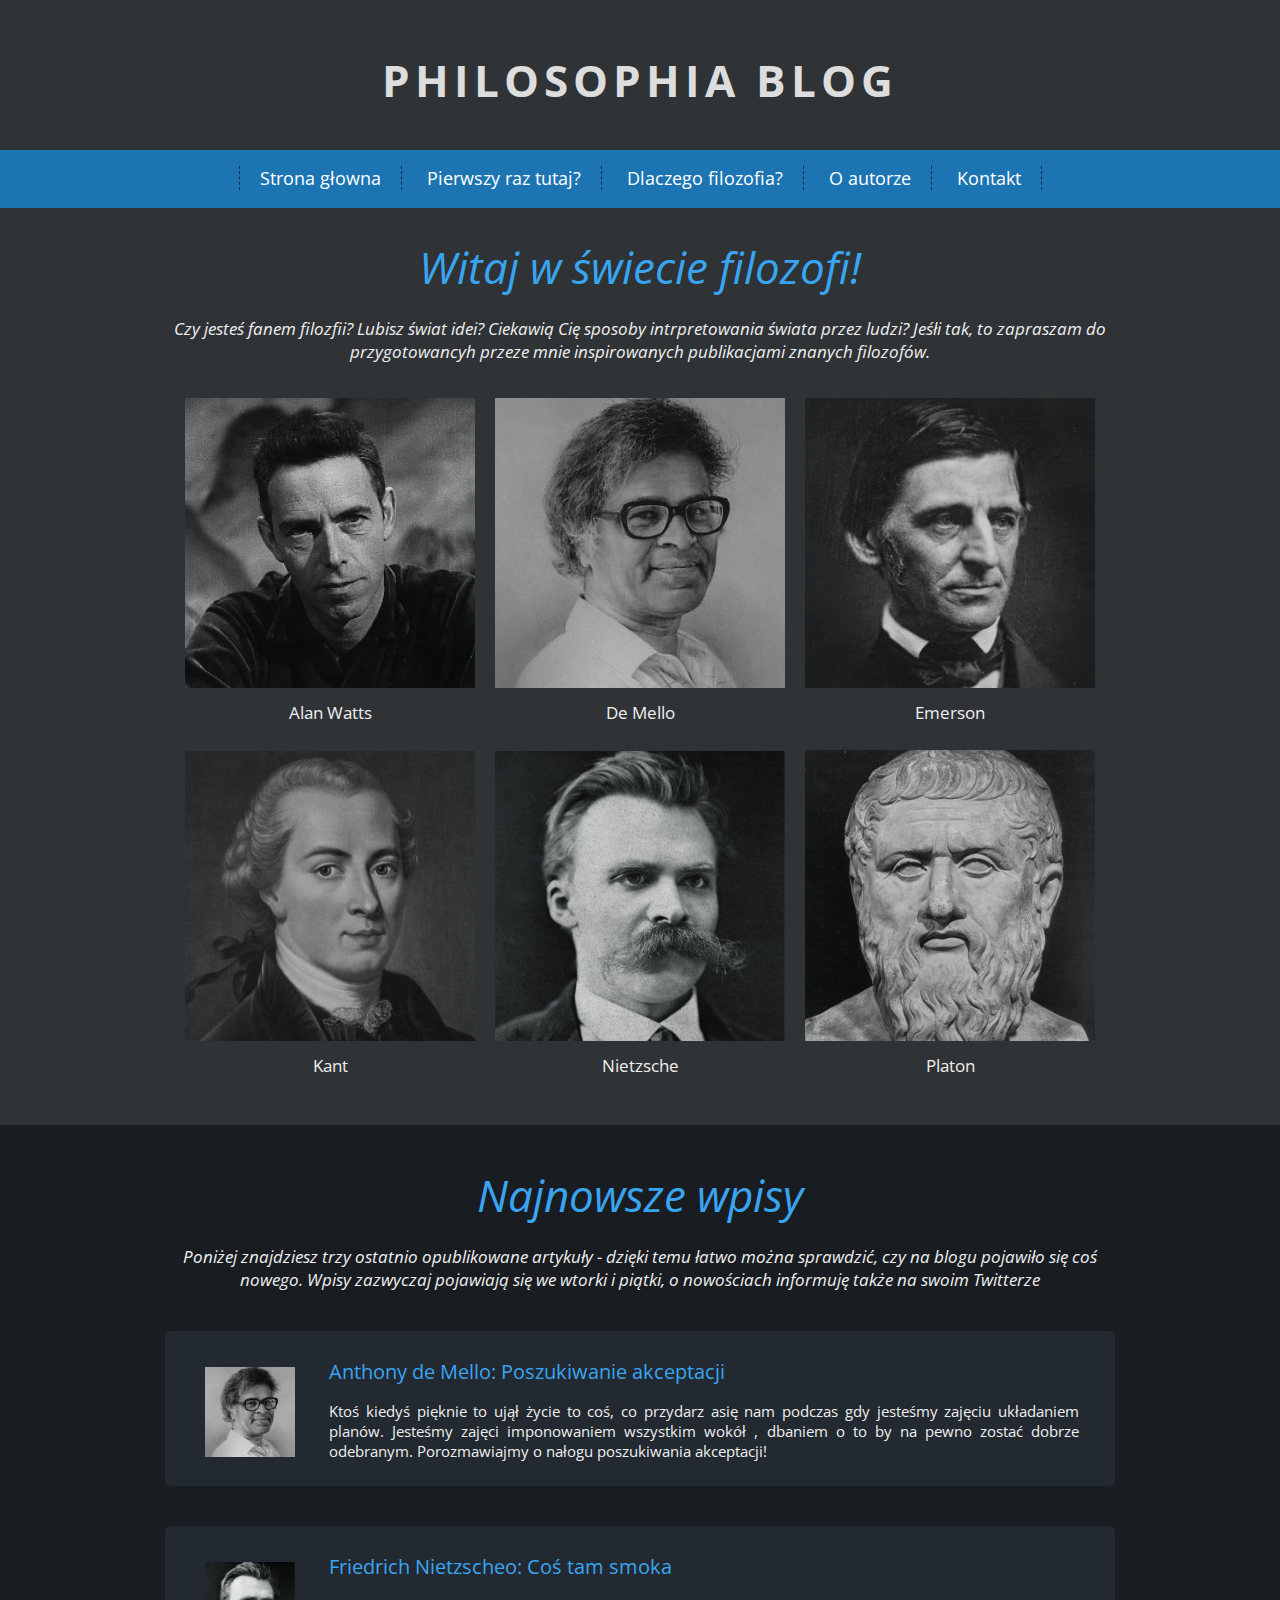
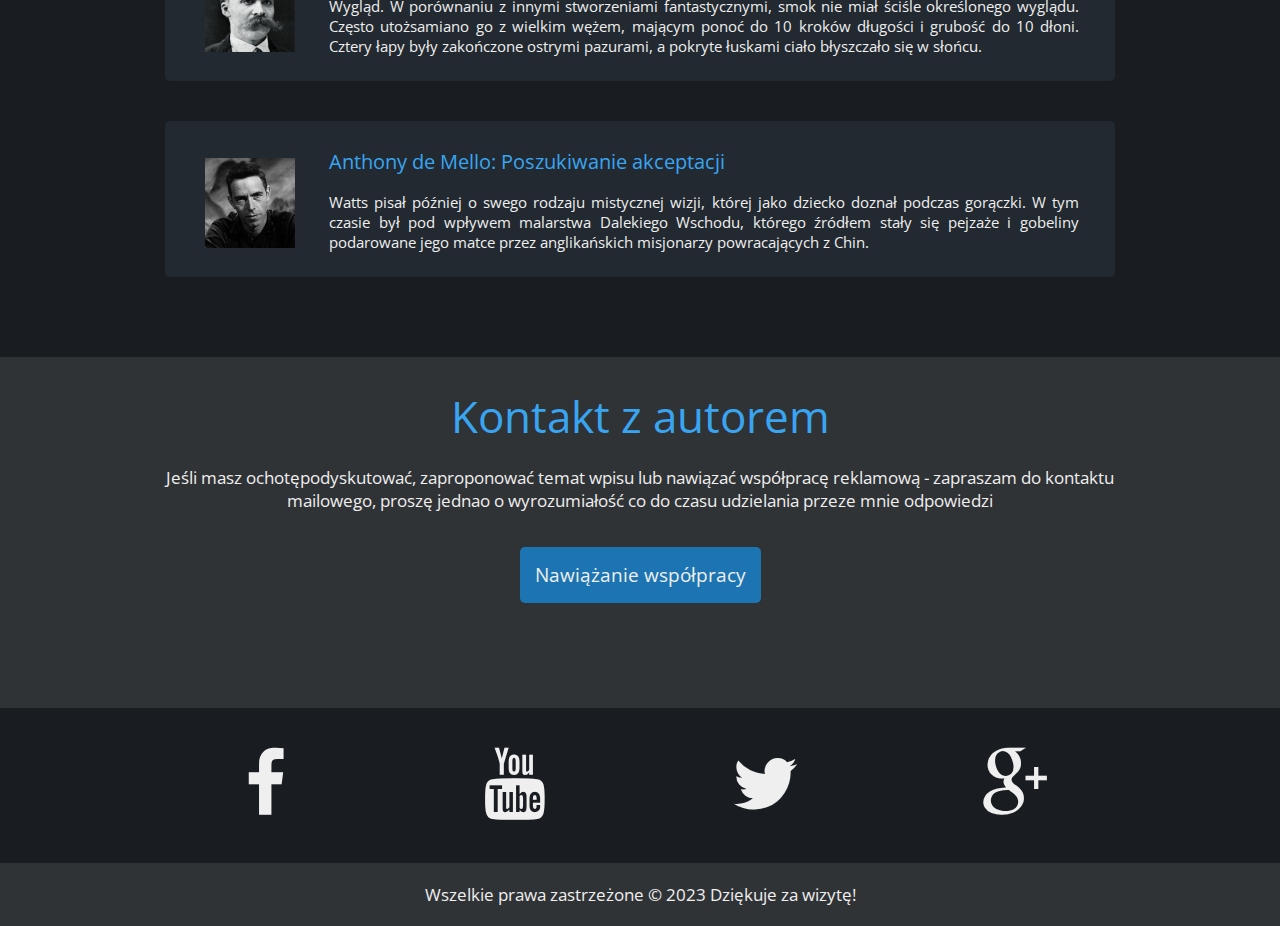
<file: index.html>
<!DOCTYPE html>
<html lang="pl">
<head>

	<meta charset="utf-8">
	<title>Philosophia Blog</title>
	<meta name="description" content="Blog na temat ciekawych publikacji z dziedziny filozofii. Omówienie wybranych tekstów najsłynniejszych autorów!">
	<meta name="keywords" content="filozofia, książki, blog, przemyślenia">
	<meta name="author" content="Mortinez Walles">
	
	<meta http-equiv="X-Ua-Compatible" content="IE=edge,chrome=1">
	
	<link rel="stylesheet"  href="main.css">
	<link href="css/fontello.css" rel="stylesheet" type="text/css">
	<link href="https://fonts.googleapis.com/css?family=Open+Sans:400,700&amp;subset=latin-ext" rel="stylesheet">

	
	<!--[if lt IE 9]>
	<script src="//cdnjs.cloudflare.com/ajax/libs/html5shiv/3.7.3/html5shiv.min.js"></script>
	<![endif]-->
	
</head>

<body>

	<header>
		<h1 class="logo">Philosophia Blog</h1>

		<nav id="topnav">
			<ul class="menu">
				
				<li><a href="index.html">Strona głowna</a></li>
				<li><a href="index.html">Pierwszy raz tutaj?</a></li>
				<li><a href="index.html">Dlaczego filozofia?</a></li>
				<li><a href="index.html">O autorze</a></li>
				<li><a href="index.html">Kontakt</a></li>
			</ul>


		</nav>



	</header>
	<main>
		<article>
			<section>
				<div class="categories">
					<header>
						<h1>Witaj w świecie filozofi!</h1>
						<p>Czy jesteś fanem filozfii? Lubisz świat idei? Ciekawią Cię sposoby intrpretowania świata przez ludzi? Jeśłi tak, to zapraszam do przygotowancyh przeze mnie
							inspirowanych publikacjami znanych filozofów.
						</p>
					</header>
					<div class="author">
						<figure>
							<a href="wpis.html"><img src="img/alan-watts.jpg" alt="Alan Watts"></a>
							<figcaption>Alan Watts</figcaption>
						</figure>
					</div>
					<div class="author">
						<figure>
							<a href="wpis.html"><img src="img/de-mello.jpg" alt="De Mello"></a>
							<figcaption>De Mello</figcaption>
						</figure>
					</div>
					<div class="author">
						<figure>
							<a href="wpis.html"><img src="img/emerson.jpg" alt="Emerson"></a>
							<figcaption>Emerson</figcaption>
						</figure>
					</div>
					<div class="author">
						<figure>
							<a href="wpis.html"><img src="img/kant.jpg" alt="Kant"></a>
							<figcaption>Kant</figcaption>
						</figure>
					</div>
					<div class="author">
						<figure>
							<a href="wpis.html"><img src="img/nietzsche.jpg" alt="Nietzsche"></a>
							<figcaption>Nietzsche</figcaption>
						</figure>
					</div>
					<div class="author">
						<figure>
							<a href="wpis.html"><img src="img/platon.jpg" alt="Platon"></a>
							<figcaption>Platon</figcaption>
						</figure>
					</div>
				</div>
			</section>
			<section id="newest">
				<div class="entries">
					<header>
						<h1>Najnowsze wpisy</h1>
						<p>Poniżej znajdziesz trzy ostatnio opublikowane artykuły - dzięki temu łatwo można sprawdzić, czy na blogu pojawiło się coś nowego.
							Wpisy zazwyczaj pojawiają się we wtorki i piątki, o nowościach informuję także na swoim Twitterze
						</p>
					</header>
					<div class="entry">
						<div class="entryimg">
							<img src="img/de-mello.jpg" alt="De Mello">
						</div>
						<div class="entrytxt">
							<h2>Anthony de Mello: Poszukiwanie akceptacji</h2>
							<p>Ktoś kiedyś pięknie to ujął życie to coś, co przydarz asię nam podczas gdy jesteśmy zajęciu układaniem planów. Jesteśmy zajęci imponowaniem wszystkim wokół
								, dbaniem o to by na pewno zostać dobrze odebranym. Porozmawiajmy o nałogu poszukiwania akceptacji!
							</p>

						</div>
					</div>

					<div class="entry">
							<div class="entryimg">
								<img src="img/nietzsche.jpg" alt="Nietzsche">
							</div>
							<div class="entrytxt">
								<h2>Friedrich Nietzscheo: Coś tam smoka</h2>
								<p>Wygląd. W porównaniu z innymi stworzeniami fantastycznymi, smok nie miał ściśle określonego wyglądu. Często utożsamiano go z wielkim wężem, mającym ponoć do 
									10 kroków długości i grubość do 10 dłoni. Cztery łapy były zakończone ostrymi pazurami, a pokryte łuskami ciało błyszczało się w słońcu.
								</p>
	
							</div>
					</div>

					<div class="entry">
								<div class="entryimg">
									<img src="img/alan-watts.jpg" alt="Alan Watts">
								</div>
								<div class="entrytxt">
									<h2>Anthony de Mello: Poszukiwanie akceptacji</h2>
									<p>Watts pisał później o swego rodzaju mistycznej wizji, której jako dziecko doznał podczas gorączki. W tym czasie był pod wpływem malarstwa Dalekiego Wschodu,
										 którego źródłem stały się pejzaże i gobeliny podarowane jego matce przez anglikańskich misjonarzy powracających z Chin. 
									</p>
		
								</div>

					</div>


				</div>

			</section>
				<div class="contact">
					<header>
						<h1>Kontakt z autorem</h1>
						<p>Jeśli masz ochotępodyskutować, zaproponować temat wpisu lub nawiązać współpracę reklamową - zapraszam do kontaktu mailowego, proszę jednao o wyrozumiałość
							co do czasu udzielania przeze mnie odpowiedzi
						</p>
					</header>
					<a href="#" class="bluebutton">Nawiążanie współpracy</a>
				</div>
			<section>

			</section>
		</article>

	</main>

	<footer>
		<div class="socials">
			<div class="socialdivs">
				<div class="fb">
					<i class="icon-facebook"></i>
				</div>
				<div class="yt">
					<i class="icon-youtube"></i>
				</div>
				<div class="tw">
					<i class="icon-twitter"></i>
				</div>
				<div class="gplus">
					<i class="icon-gplus"></i>
				</div>
				<div style="clear:both"></div>
			</div>
		</div>
		<div class="info">
			Wszelkie prawa zastrzeżone &copy; 2023 Dziękuje za wizytę!
		</div>
	</footer>



</body>
</html>
</file>
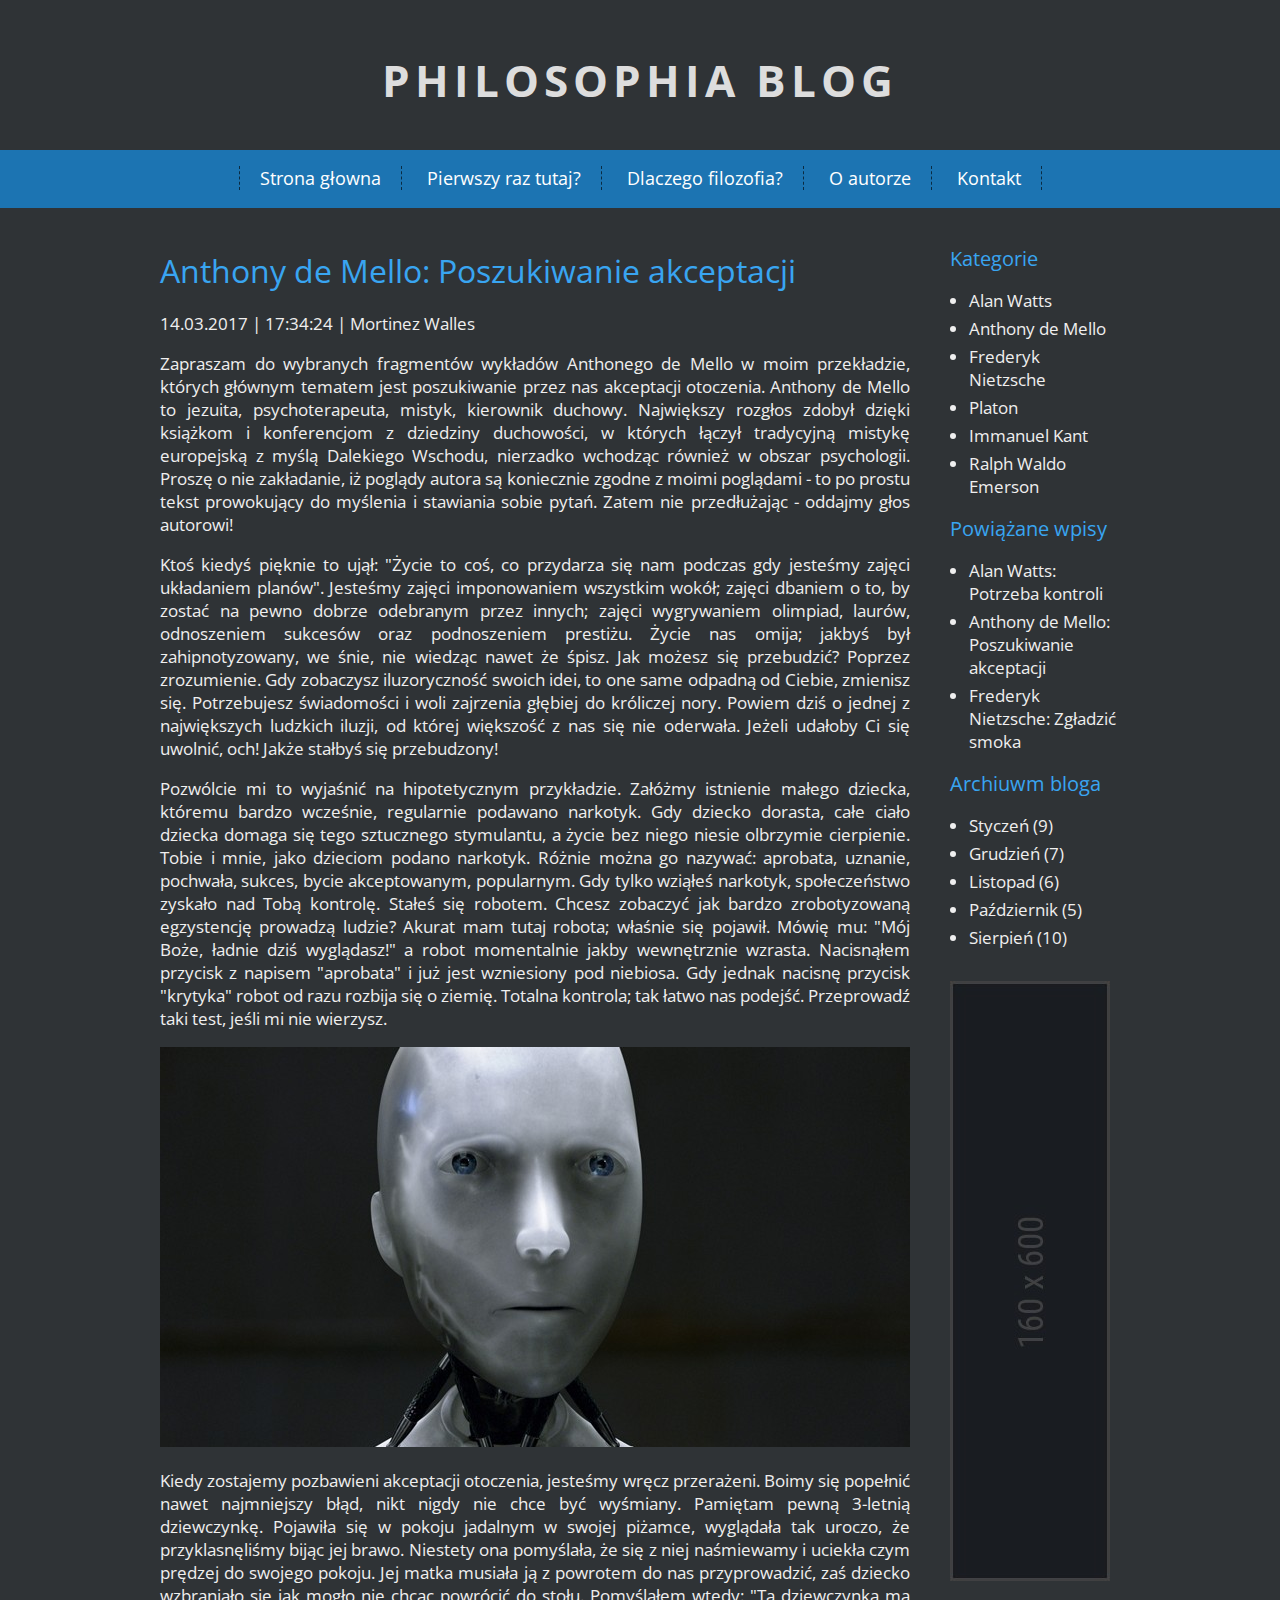
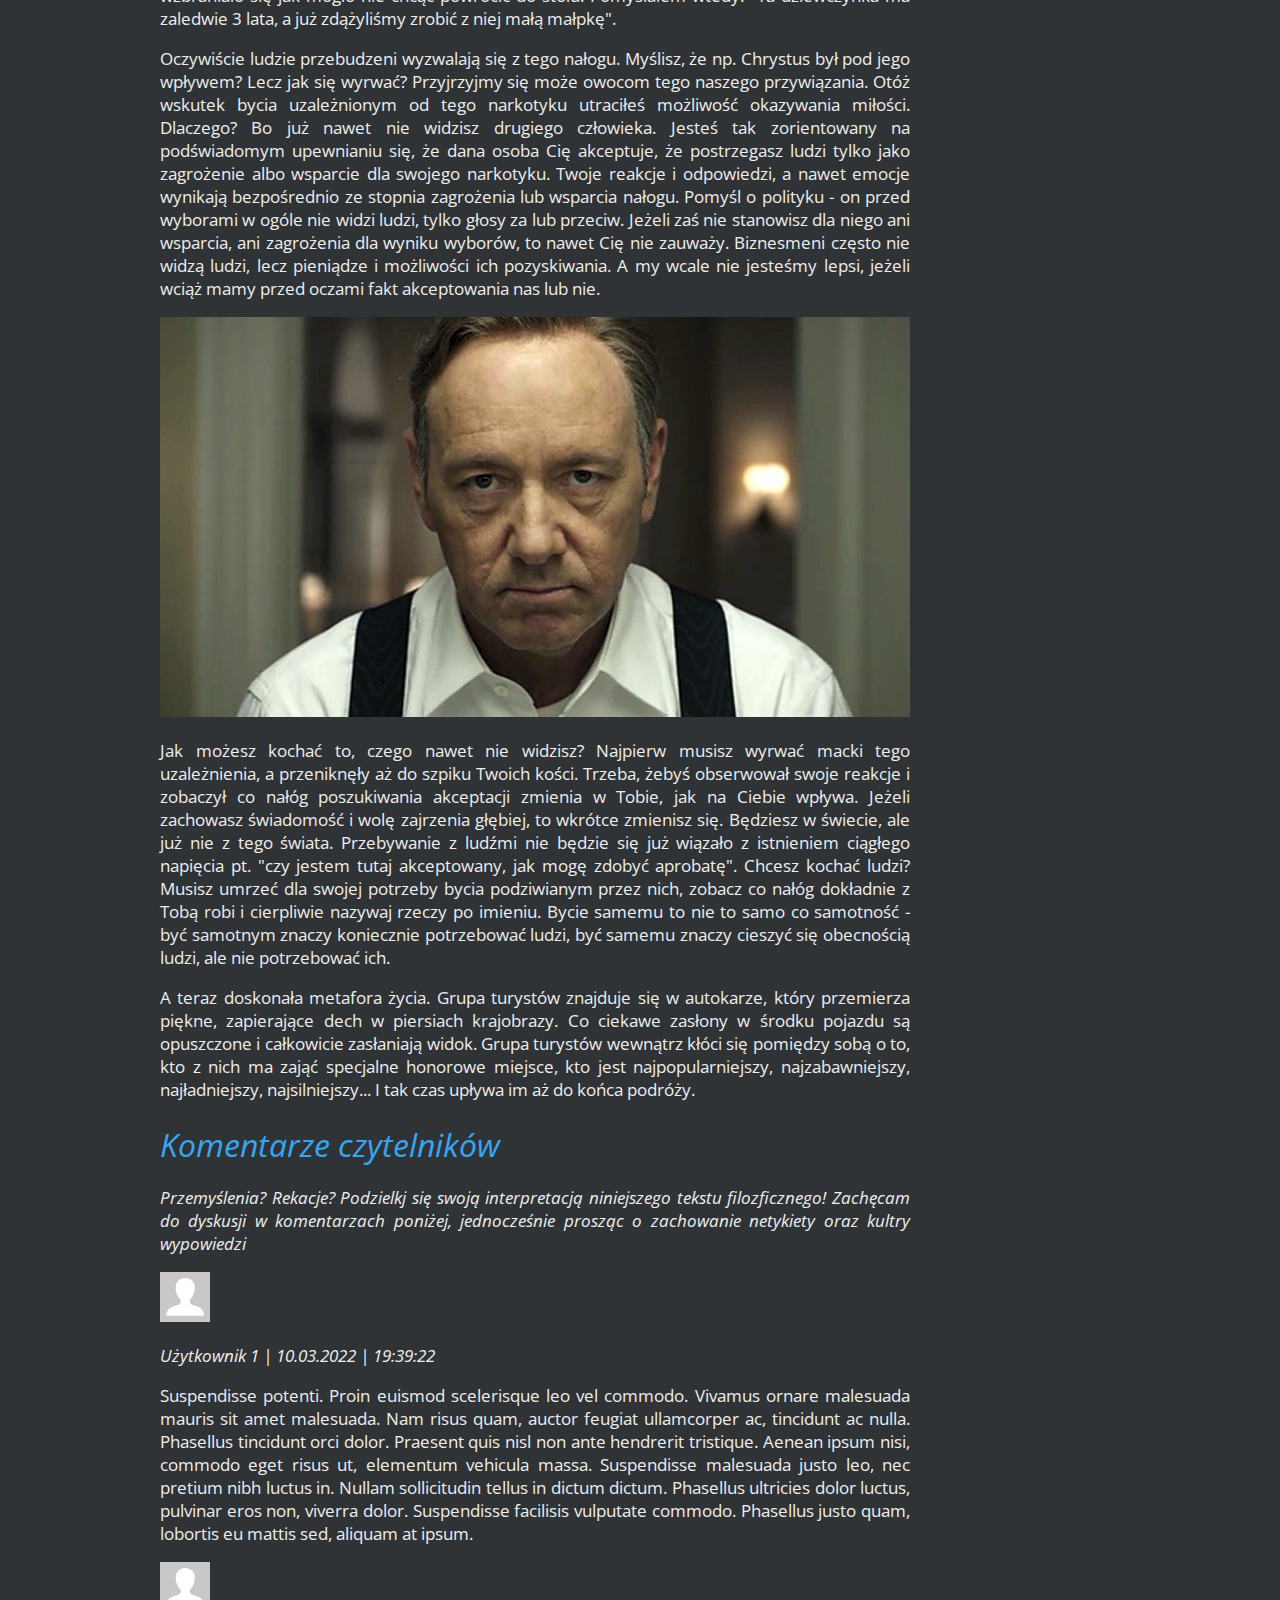
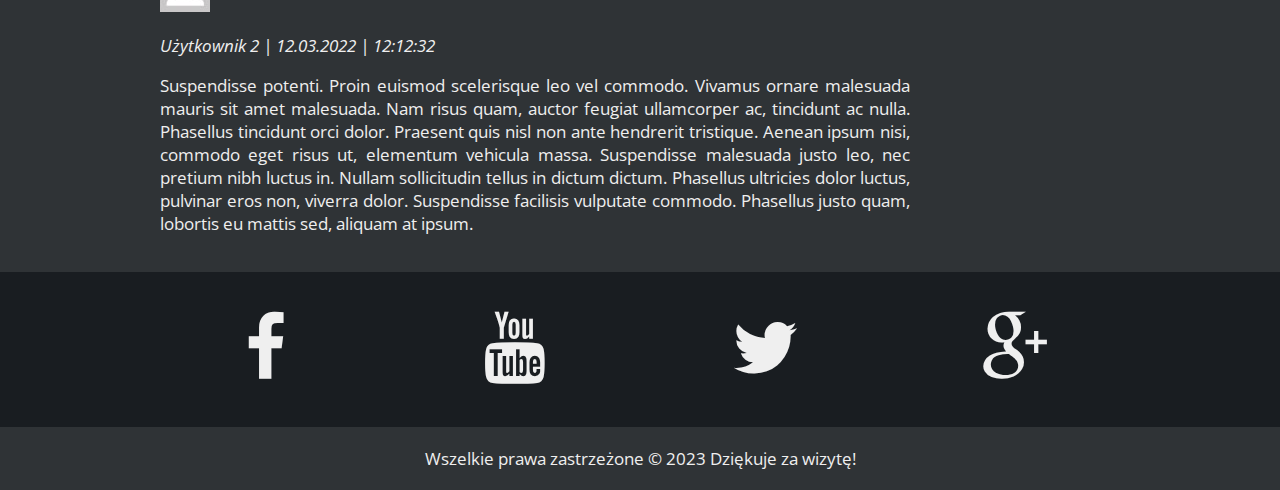
<file: wpis.html>
<!DOCTYPE html>
<html lang="pl">
<head>

	<meta charset="utf-8">
	<title>Philosophia Blog</title>
	<meta name="description" content="Blog na temat ciekawych publikacji z dziedziny filozofii. Omówienie wybranych tekstów najsłynniejszych autorów!">
	<meta name="keywords" content="filozofia, książki, blog, przemyślenia">
	<meta name="author" content="Mortinez Walles">
	
	<meta http-equiv="X-Ua-Compatible" content="IE=edge,chrome=1">
	
	<link rel="stylesheet"  href="main.css">
	<link href="css/fontello.css" rel="stylesheet" type="text/css">
	<link href="https://fonts.googleapis.com/css?family=Open+Sans:400,700&amp;subset=latin-ext" rel="stylesheet">

	
	<!--[if lt IE 9]>
	<script src="//cdnjs.cloudflare.com/ajax/libs/html5shiv/3.7.3/html5shiv.min.js"></script>
	<![endif]-->
	
</head>

<body>

	<header>
		<h1 class="logo">Philosophia Blog</h1>

		<nav id="topnav">
			<ul class="menu">
				
				<li><a href="index.html">Strona głowna</a></li>
				<li><a href="index.html">Pierwszy raz tutaj?</a></li>
				<li><a href="index.html">Dlaczego filozofia?</a></li>
				<li><a href="index.html">O autorze</a></li>
				<li><a href="index.html">Kontakt</a></li>
			</ul>


		</nav>



	</header>
	
	<div class="container">
		<div class="west">
			<main>
				<article>
					<header>
						<h1>Anthony de Mello: Poszukiwanie akceptacji</h1>
						<p>14.03.2017 | 17:34:24 | Mortinez Walles</p>
					</header>
										
					<p>Zapraszam do wybranych fragmentów wykładów Anthonego de Mello w moim przekładzie, których głównym tematem jest poszukiwanie przez nas akceptacji otoczenia. Anthony de Mello to jezuita, psychoterapeuta, mistyk, kierownik duchowy. Największy rozgłos zdobył dzięki książkom i konferencjom z dziedziny duchowości, w których łączył tradycyjną mistykę europejską z myślą Dalekiego Wschodu, nierzadko wchodząc również w obszar psychologii. Proszę o nie zakładanie, iż poglądy autora są koniecznie zgodne z moimi poglądami - to po prostu tekst prowokujący do myślenia i stawiania sobie pytań. Zatem nie przedłużając - oddajmy głos autorowi!</p>
					
					<p>Ktoś kiedyś pięknie to ujął: "Życie to coś, co przydarza się nam podczas gdy jesteśmy zajęci układaniem planów". Jesteśmy zajęci imponowaniem wszystkim wokół; zajęci dbaniem o to, by zostać na pewno dobrze odebranym przez innych; zajęci wygrywaniem olimpiad, laurów, odnoszeniem sukcesów oraz podnoszeniem prestiżu. Życie nas omija; jakbyś był zahipnotyzowany, we śnie, nie wiedząc nawet że śpisz. Jak możesz się przebudzić? Poprzez zrozumienie. Gdy zobaczysz iluzoryczność swoich idei, to one same odpadną od Ciebie, zmienisz się. Potrzebujesz świadomości i woli zajrzenia głębiej do króliczej nory. Powiem dziś o jednej z największych ludzkich iluzji, od której większość z nas się nie oderwała. Jeżeli udałoby Ci się uwolnić, och! Jakże stałbyś się przebudzony!</p>
					
					<p>Pozwólcie mi to wyjaśnić na hipotetycznym przykładzie. Załóżmy istnienie małego dziecka, któremu bardzo wcześnie, regularnie podawano narkotyk. Gdy dziecko dorasta, całe ciało dziecka domaga się tego sztucznego stymulantu, a życie bez niego niesie olbrzymie cierpienie. Tobie i mnie, jako dzieciom podano narkotyk. Różnie można go nazywać: aprobata, uznanie, pochwała, sukces, bycie akceptowanym, popularnym. Gdy tylko wziąłeś narkotyk, społeczeństwo zyskało nad Tobą kontrolę. Stałeś się robotem. Chcesz zobaczyć jak bardzo zrobotyzowaną egzystencję prowadzą ludzie? Akurat mam tutaj robota; właśnie się pojawił. Mówię mu: "Mój Boże, ładnie dziś wyglądasz!" a robot momentalnie jakby wewnętrznie wzrasta. Nacisnąłem przycisk z napisem "aprobata" i już jest wzniesiony pod niebiosa. Gdy jednak nacisnę przycisk "krytyka" robot od razu rozbija się o ziemię. Totalna kontrola; tak łatwo nas podejść. Przeprowadź taki test, jeśli mi nie wierzysz.</p>
					
					<img src="img/artykul1.jpg" alt="robot">
					
					<p>Kiedy zostajemy pozbawieni akceptacji otoczenia, jesteśmy wręcz przerażeni. Boimy się popełnić nawet najmniejszy błąd, nikt nigdy nie chce być wyśmiany. Pamiętam pewną 3-letnią dziewczynkę. Pojawiła się w pokoju jadalnym w swojej piżamce, wyglądała tak uroczo, że przyklasnęliśmy bijąc jej brawo. Niestety ona pomyślała, że się z niej naśmiewamy i uciekła czym prędzej do swojego pokoju. Jej matka musiała ją z powrotem do nas przyprowadzić, zaś dziecko wzbraniało się jak mogło nie chcąc powrócić do stołu. Pomyślałem wtedy: "Ta dziewczynka ma zaledwie 3 lata, a już zdążyliśmy zrobić z niej małą małpkę".</p>
					
					<p>Oczywiście ludzie przebudzeni wyzwalają się z tego nałogu. Myślisz, że np. Chrystus był pod jego wpływem? Lecz jak się wyrwać? Przyjrzyjmy się może owocom tego naszego przywiązania. Otóż wskutek bycia uzależnionym od tego narkotyku utraciłeś możliwość okazywania miłości. Dlaczego? Bo już nawet nie widzisz drugiego człowieka. Jesteś tak zorientowany na podświadomym upewnianiu się, że dana osoba Cię akceptuje, że postrzegasz ludzi tylko jako zagrożenie albo wsparcie dla swojego narkotyku. Twoje reakcje i odpowiedzi, a nawet emocje wynikają bezpośrednio ze stopnia zagrożenia lub wsparcia nałogu. Pomyśl o polityku - on przed wyborami w ogóle nie widzi ludzi, tylko głosy za lub przeciw. Jeżeli zaś nie stanowisz dla niego ani wsparcia, ani zagrożenia dla wyniku wyborów, to nawet Cię nie zauważy. Biznesmeni często nie widzą ludzi, lecz pieniądze i możliwości ich pozyskiwania. A my wcale nie jesteśmy lepsi, jeżeli wciąż mamy przed oczami fakt akceptowania nas lub nie.</p>
					
					<img src="img/artykul2.jpg" alt="polityk">
					
					<p>Jak możesz kochać to, czego nawet nie widzisz? Najpierw musisz wyrwać macki tego uzależnienia, a przeniknęły aż do szpiku Twoich kości. Trzeba, żebyś obserwował swoje reakcje i zobaczył co nałóg poszukiwania akceptacji zmienia w Tobie, jak na Ciebie wpływa. Jeżeli zachowasz świadomość i wolę zajrzenia głębiej, to wkrótce zmienisz się. Będziesz w świecie, ale już nie z tego świata. Przebywanie z ludźmi nie będzie się już wiązało z istnieniem ciągłego napięcia pt. "czy jestem tutaj akceptowany, jak mogę zdobyć aprobatę". Chcesz kochać ludzi? Musisz umrzeć dla swojej potrzeby bycia podziwianym przez nich, zobacz co nałóg dokładnie z Tobą robi i cierpliwie nazywaj rzeczy po imieniu. Bycie samemu to nie to samo co samotność - być samotnym znaczy koniecznie potrzebować ludzi, być samemu znaczy cieszyć się obecnością ludzi, ale nie potrzebować ich.</p>
					
					<p>A teraz doskonała metafora życia. Grupa turystów znajduje się w autokarze, który przemierza piękne, zapierające dech w piersiach krajobrazy. Co ciekawe zasłony w środku pojazdu są opuszczone i całkowicie zasłaniają widok. Grupa turystów wewnątrz kłóci się pomiędzy sobą o to, kto z nich ma zająć specjalne honorowe miejsce, kto jest najpopularniejszy, najzabawniejszy, najładniejszy, najsilniejszy... I tak czas upływa im aż do końca podróży.</p>


					<section>
						<header>
							<h1>Komentarze czytelników</h1>
							<p>Przemyślenia? Rekacje? Podzielkj się swoją interpretacją niniejszego tekstu filozficznego! Zachęcam do dyskusji w komentarzach poniżej, jednocześnie prosząc o zachowanie netykiety oraz kultry wypowiedzi</p>
						</header>

						<article>
							<header>
								<img src="img/user.jpg" alt="user">
								<p>Użytkownik 1 | 10.03.2022 | 19:39:22</p>
							</header>
							<p>Suspendisse potenti. Proin euismod scelerisque leo vel commodo. Vivamus ornare malesuada mauris sit amet malesuada. Nam risus quam, auctor feugiat ullamcorper ac, 
								tincidunt ac nulla. Phasellus tincidunt orci dolor. Praesent quis nisl non ante hendrerit tristique. Aenean ipsum nisi,
								 commodo eget risus ut, elementum vehicula massa. Suspendisse malesuada justo leo, nec pretium nibh luctus in. Nullam sollicitudin tellus in dictum dictum.
								  Phasellus ultricies dolor luctus, pulvinar eros non, viverra dolor. Suspendisse facilisis vulputate commodo. Phasellus justo quam, lobortis eu mattis sed, aliquam at ipsum.</p>
						</article>
						<article>
							<header>
								<img src="img/user.jpg" alt="user">
								<p>Użytkownik 2 | 12.03.2022 | 12:12:32</p>
							</header>
							<p>Suspendisse potenti. Proin euismod scelerisque leo vel commodo. Vivamus ornare malesuada mauris sit amet malesuada. Nam risus quam, auctor feugiat ullamcorper ac, 
								tincidunt ac nulla. Phasellus tincidunt orci dolor. Praesent quis nisl non ante hendrerit tristique. Aenean ipsum nisi,
								 commodo eget risus ut, elementum vehicula massa. Suspendisse malesuada justo leo, nec pretium nibh luctus in. Nullam sollicitudin tellus in dictum dictum.
								  Phasellus ultricies dolor luctus, pulvinar eros non, viverra dolor. Suspendisse facilisis vulputate commodo. Phasellus justo quam, lobortis eu mattis sed, aliquam at ipsum.</p>
						</article>

					</section>

				</article>
			</main>
		</div>
		<div class="east">
			<aside>
				<nav>
					
						<h2>Kategorie</h2>
						<ul>
							<li>Alan Watts</li>
							<li>Anthony de Mello</li>
							<li>Frederyk Nietzsche </li>
							<li>Platon</li>
							<li>Immanuel Kant</li>
							<li>Ralph Waldo Emerson</li>
						</ul>

						<h2>Powiążane wpisy</h2>
						<ul>
							<li>Alan Watts: Potrzeba kontroli</li>
							<li>Anthony de Mello: Poszukiwanie akceptacji</li>
							<li>Frederyk Nietzsche: Zgładzić smoka </li>
				
						</ul>
						<h2>Archiuwm bloga</h2>
						<ul>
							<li>Styczeń (9)</li>
							<li>Grudzień (7)</li>
							<li>Listopad (6)</li>
							<li>Październik (5)</li>
							<li>Sierpień (10)</li>
				
						</ul>
					
		
				</nav>

				<img src="img/ad.jpg" alt="reklama">
			</aside>
		</div>
		<div style="clear:both"></div>


	</div>

	<footer>
		<div class="socials">
			<div class="socialdivs">
				<div class="fb">
					<i class="icon-facebook"></i>
				</div>
				<div class="yt">
					<i class="icon-youtube"></i>
				</div>
				<div class="tw">
					<i class="icon-twitter"></i>
				</div>
				<div class="gplus">
					<i class="icon-gplus"></i>
				</div>
				<div style="clear:both"></div>
			</div>
		</div>
		<div class="info">
			Wszelkie prawa zastrzeżone &copy; 2023 Dziękuje za wizytę!
		</div>
	</footer>



</body>
</html>
</file>
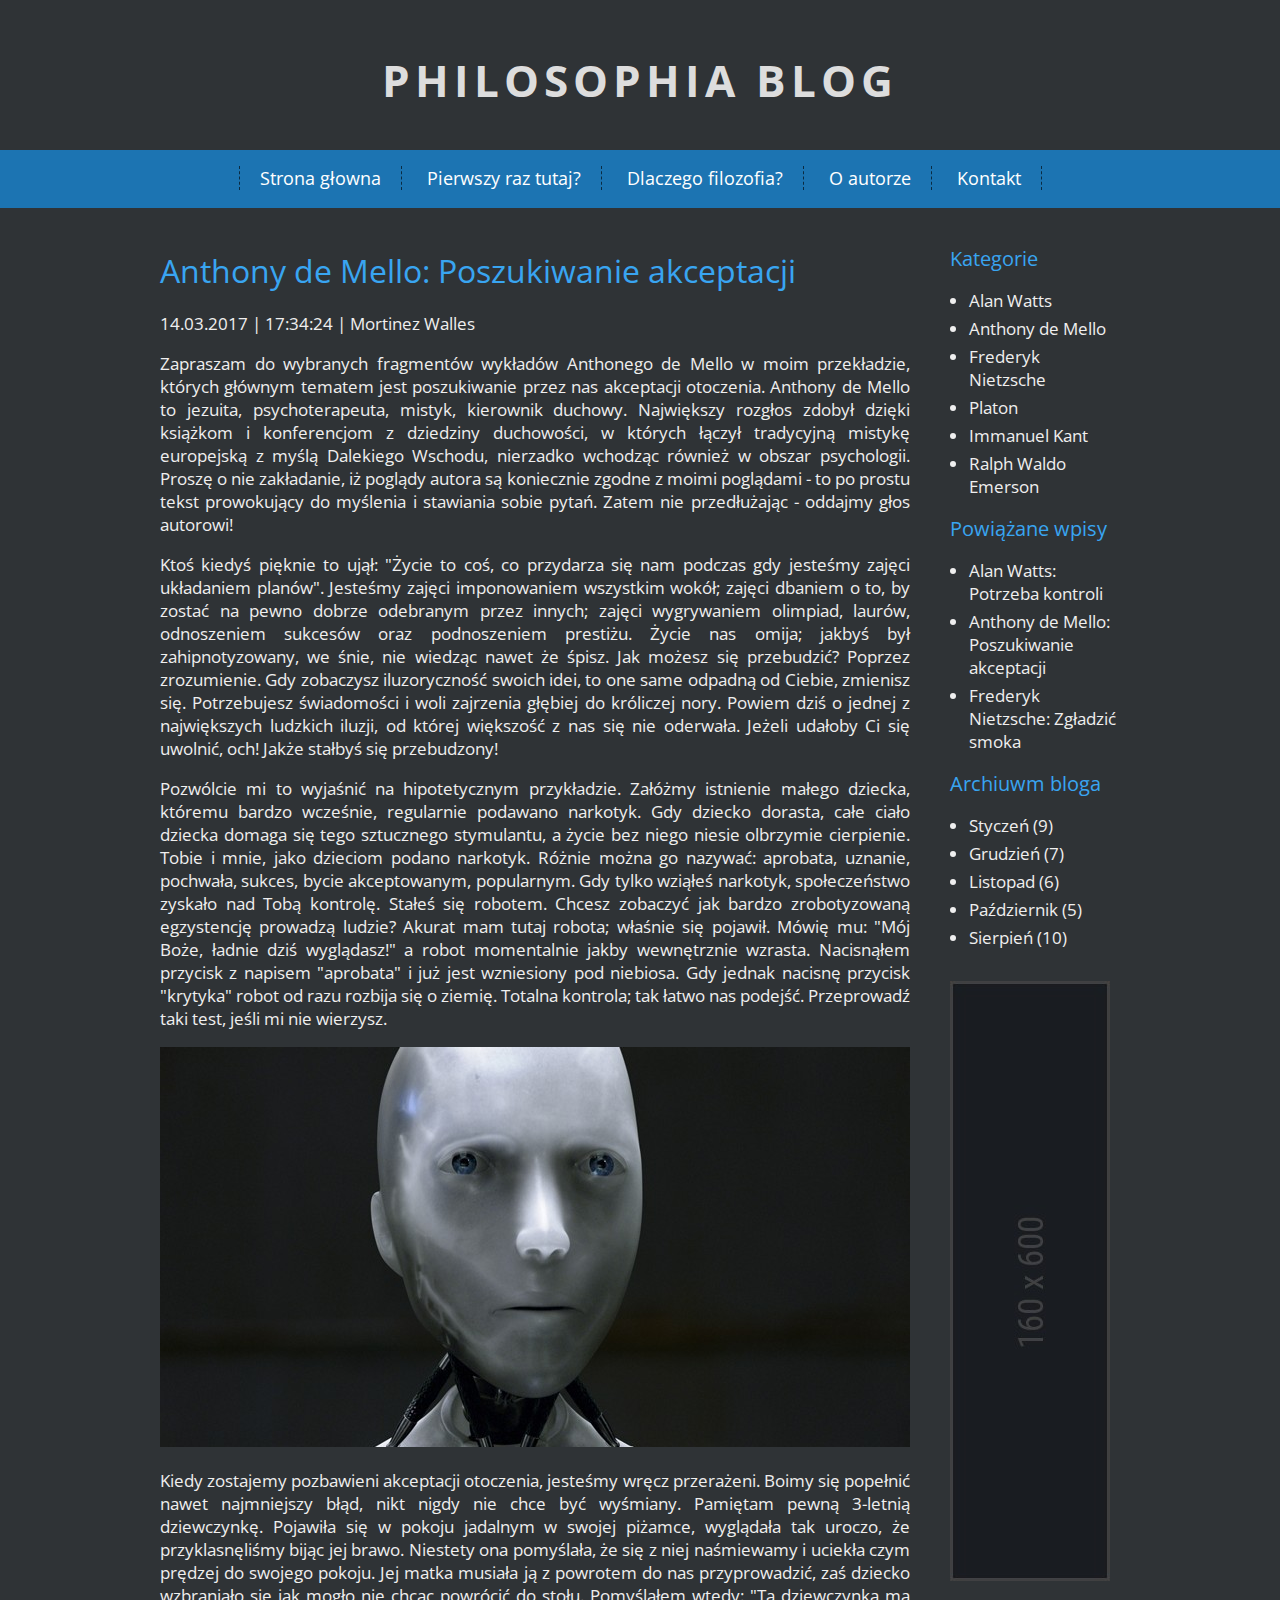
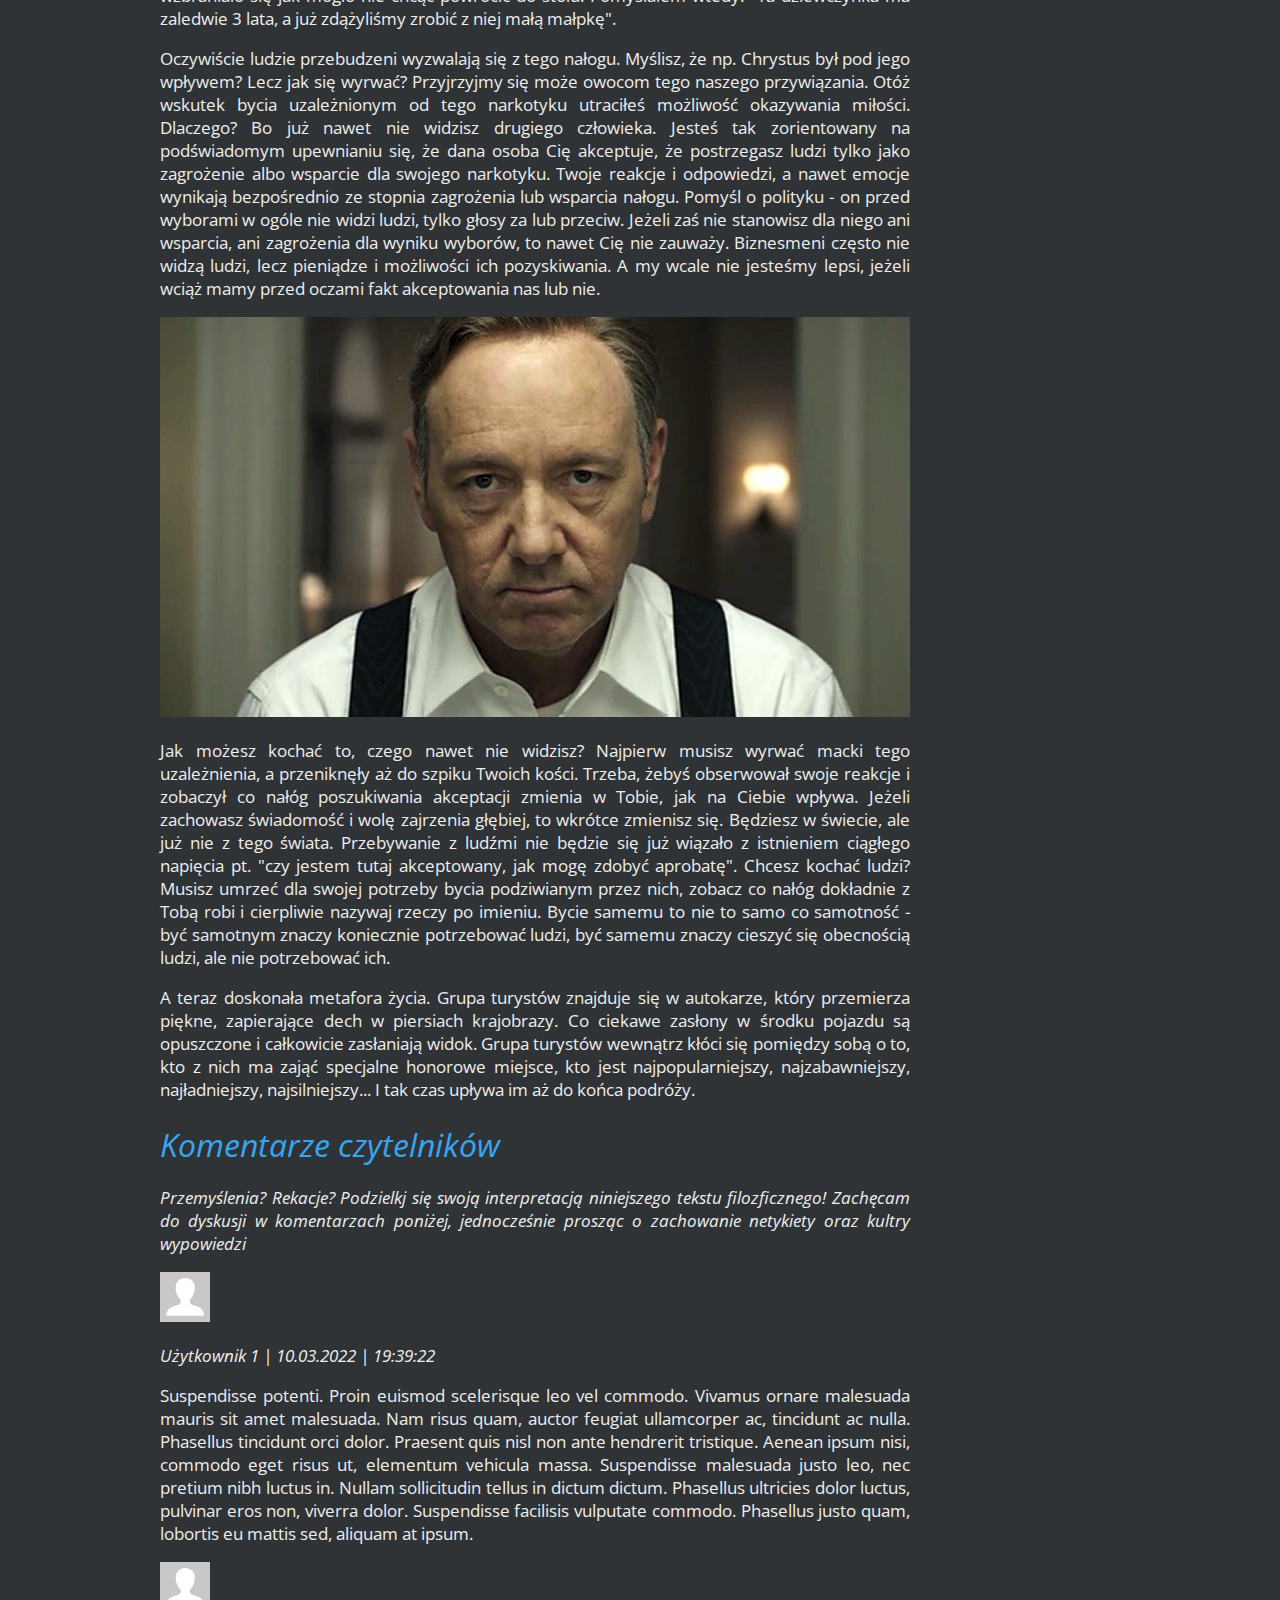
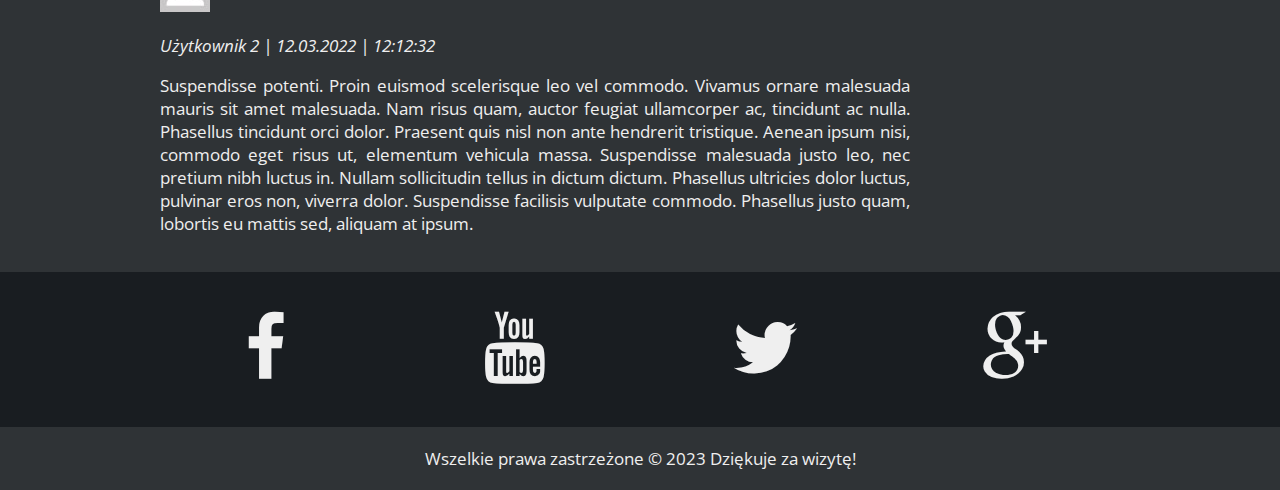
<file: wpis.html.html>
<!DOCTYPE html>
<html lang="pl">
<head>

	<meta charset="utf-8">
	<title>Philosophia Blog</title>
	<meta name="description" content="Blog na temat ciekawych publikacji z dziedziny filozofii. Omówienie wybranych tekstów najsłynniejszych autorów!">
	<meta name="keywords" content="filozofia, książki, blog, przemyślenia">
	<meta name="author" content="Mortinez Walles">
	
	<meta http-equiv="X-Ua-Compatible" content="IE=edge,chrome=1">
	
	<link rel="stylesheet"  href="main.css">
	<link href="css/fontello.css" rel="stylesheet" type="text/css">
	<link href="https://fonts.googleapis.com/css?family=Open+Sans:400,700&amp;subset=latin-ext" rel="stylesheet">

	
	<!--[if lt IE 9]>
	<script src="//cdnjs.cloudflare.com/ajax/libs/html5shiv/3.7.3/html5shiv.min.js"></script>
	<![endif]-->
	
</head>

<body>

	<header>
		<h1 class="logo">Philosophia Blog</h1>

		<nav id="topnav">
			<ul class="menu">
				
				<li><a href="#">Strona głowna</a></li>
				<li><a href="#">Pierwszy raz tutaj?</a></li>
				<li><a href="#">Dlaczego filozofia?</a></li>
				<li><a href="#">O autorze</a></li>
				<li><a href="#">Kontakt</a></li>
			</ul>


		</nav>



	</header>
	
	<div class="container">
		<div class="west">
			<main>
				<article>
					<header>
						<h1>Anthony de Mello: Poszukiwanie akceptacji</h1>
						<p>14.03.2017 | 17:34:24 | Mortinez Walles</p>
					</header>
										
					<p>Zapraszam do wybranych fragmentów wykładów Anthonego de Mello w moim przekładzie, których głównym tematem jest poszukiwanie przez nas akceptacji otoczenia. Anthony de Mello to jezuita, psychoterapeuta, mistyk, kierownik duchowy. Największy rozgłos zdobył dzięki książkom i konferencjom z dziedziny duchowości, w których łączył tradycyjną mistykę europejską z myślą Dalekiego Wschodu, nierzadko wchodząc również w obszar psychologii. Proszę o nie zakładanie, iż poglądy autora są koniecznie zgodne z moimi poglądami - to po prostu tekst prowokujący do myślenia i stawiania sobie pytań. Zatem nie przedłużając - oddajmy głos autorowi!</p>
					
					<p>Ktoś kiedyś pięknie to ujął: "Życie to coś, co przydarza się nam podczas gdy jesteśmy zajęci układaniem planów". Jesteśmy zajęci imponowaniem wszystkim wokół; zajęci dbaniem o to, by zostać na pewno dobrze odebranym przez innych; zajęci wygrywaniem olimpiad, laurów, odnoszeniem sukcesów oraz podnoszeniem prestiżu. Życie nas omija; jakbyś był zahipnotyzowany, we śnie, nie wiedząc nawet że śpisz. Jak możesz się przebudzić? Poprzez zrozumienie. Gdy zobaczysz iluzoryczność swoich idei, to one same odpadną od Ciebie, zmienisz się. Potrzebujesz świadomości i woli zajrzenia głębiej do króliczej nory. Powiem dziś o jednej z największych ludzkich iluzji, od której większość z nas się nie oderwała. Jeżeli udałoby Ci się uwolnić, och! Jakże stałbyś się przebudzony!</p>
					
					<p>Pozwólcie mi to wyjaśnić na hipotetycznym przykładzie. Załóżmy istnienie małego dziecka, któremu bardzo wcześnie, regularnie podawano narkotyk. Gdy dziecko dorasta, całe ciało dziecka domaga się tego sztucznego stymulantu, a życie bez niego niesie olbrzymie cierpienie. Tobie i mnie, jako dzieciom podano narkotyk. Różnie można go nazywać: aprobata, uznanie, pochwała, sukces, bycie akceptowanym, popularnym. Gdy tylko wziąłeś narkotyk, społeczeństwo zyskało nad Tobą kontrolę. Stałeś się robotem. Chcesz zobaczyć jak bardzo zrobotyzowaną egzystencję prowadzą ludzie? Akurat mam tutaj robota; właśnie się pojawił. Mówię mu: "Mój Boże, ładnie dziś wyglądasz!" a robot momentalnie jakby wewnętrznie wzrasta. Nacisnąłem przycisk z napisem "aprobata" i już jest wzniesiony pod niebiosa. Gdy jednak nacisnę przycisk "krytyka" robot od razu rozbija się o ziemię. Totalna kontrola; tak łatwo nas podejść. Przeprowadź taki test, jeśli mi nie wierzysz.</p>
					
					<img src="img/artykul1.jpg" alt="robot">
					
					<p>Kiedy zostajemy pozbawieni akceptacji otoczenia, jesteśmy wręcz przerażeni. Boimy się popełnić nawet najmniejszy błąd, nikt nigdy nie chce być wyśmiany. Pamiętam pewną 3-letnią dziewczynkę. Pojawiła się w pokoju jadalnym w swojej piżamce, wyglądała tak uroczo, że przyklasnęliśmy bijąc jej brawo. Niestety ona pomyślała, że się z niej naśmiewamy i uciekła czym prędzej do swojego pokoju. Jej matka musiała ją z powrotem do nas przyprowadzić, zaś dziecko wzbraniało się jak mogło nie chcąc powrócić do stołu. Pomyślałem wtedy: "Ta dziewczynka ma zaledwie 3 lata, a już zdążyliśmy zrobić z niej małą małpkę".</p>
					
					<p>Oczywiście ludzie przebudzeni wyzwalają się z tego nałogu. Myślisz, że np. Chrystus był pod jego wpływem? Lecz jak się wyrwać? Przyjrzyjmy się może owocom tego naszego przywiązania. Otóż wskutek bycia uzależnionym od tego narkotyku utraciłeś możliwość okazywania miłości. Dlaczego? Bo już nawet nie widzisz drugiego człowieka. Jesteś tak zorientowany na podświadomym upewnianiu się, że dana osoba Cię akceptuje, że postrzegasz ludzi tylko jako zagrożenie albo wsparcie dla swojego narkotyku. Twoje reakcje i odpowiedzi, a nawet emocje wynikają bezpośrednio ze stopnia zagrożenia lub wsparcia nałogu. Pomyśl o polityku - on przed wyborami w ogóle nie widzi ludzi, tylko głosy za lub przeciw. Jeżeli zaś nie stanowisz dla niego ani wsparcia, ani zagrożenia dla wyniku wyborów, to nawet Cię nie zauważy. Biznesmeni często nie widzą ludzi, lecz pieniądze i możliwości ich pozyskiwania. A my wcale nie jesteśmy lepsi, jeżeli wciąż mamy przed oczami fakt akceptowania nas lub nie.</p>
					
					<img src="img/artykul2.jpg" alt="polityk">
					
					<p>Jak możesz kochać to, czego nawet nie widzisz? Najpierw musisz wyrwać macki tego uzależnienia, a przeniknęły aż do szpiku Twoich kości. Trzeba, żebyś obserwował swoje reakcje i zobaczył co nałóg poszukiwania akceptacji zmienia w Tobie, jak na Ciebie wpływa. Jeżeli zachowasz świadomość i wolę zajrzenia głębiej, to wkrótce zmienisz się. Będziesz w świecie, ale już nie z tego świata. Przebywanie z ludźmi nie będzie się już wiązało z istnieniem ciągłego napięcia pt. "czy jestem tutaj akceptowany, jak mogę zdobyć aprobatę". Chcesz kochać ludzi? Musisz umrzeć dla swojej potrzeby bycia podziwianym przez nich, zobacz co nałóg dokładnie z Tobą robi i cierpliwie nazywaj rzeczy po imieniu. Bycie samemu to nie to samo co samotność - być samotnym znaczy koniecznie potrzebować ludzi, być samemu znaczy cieszyć się obecnością ludzi, ale nie potrzebować ich.</p>
					
					<p>A teraz doskonała metafora życia. Grupa turystów znajduje się w autokarze, który przemierza piękne, zapierające dech w piersiach krajobrazy. Co ciekawe zasłony w środku pojazdu są opuszczone i całkowicie zasłaniają widok. Grupa turystów wewnątrz kłóci się pomiędzy sobą o to, kto z nich ma zająć specjalne honorowe miejsce, kto jest najpopularniejszy, najzabawniejszy, najładniejszy, najsilniejszy... I tak czas upływa im aż do końca podróży.</p>


					<section>
						<header>
							<h1>Komentarze czytelników</h1>
							<p>Przemyślenia? Rekacje? Podzielkj się swoją interpretacją niniejszego tekstu filozficznego! Zachęcam do dyskusji w komentarzach poniżej, jednocześnie prosząc o zachowanie netykiety oraz kultry wypowiedzi</p>
						</header>

						<article>
							<header>
								<img src="img/user.jpg" alt="user">
								<p>Użytkownik 1 | 10.03.2022 | 19:39:22</p>
							</header>
							<p>Suspendisse potenti. Proin euismod scelerisque leo vel commodo. Vivamus ornare malesuada mauris sit amet malesuada. Nam risus quam, auctor feugiat ullamcorper ac, 
								tincidunt ac nulla. Phasellus tincidunt orci dolor. Praesent quis nisl non ante hendrerit tristique. Aenean ipsum nisi,
								 commodo eget risus ut, elementum vehicula massa. Suspendisse malesuada justo leo, nec pretium nibh luctus in. Nullam sollicitudin tellus in dictum dictum.
								  Phasellus ultricies dolor luctus, pulvinar eros non, viverra dolor. Suspendisse facilisis vulputate commodo. Phasellus justo quam, lobortis eu mattis sed, aliquam at ipsum.</p>
						</article>
						<article>
							<header>
								<img src="img/user.jpg" alt="user">
								<p>Użytkownik 2 | 12.03.2022 | 12:12:32</p>
							</header>
							<p>Suspendisse potenti. Proin euismod scelerisque leo vel commodo. Vivamus ornare malesuada mauris sit amet malesuada. Nam risus quam, auctor feugiat ullamcorper ac, 
								tincidunt ac nulla. Phasellus tincidunt orci dolor. Praesent quis nisl non ante hendrerit tristique. Aenean ipsum nisi,
								 commodo eget risus ut, elementum vehicula massa. Suspendisse malesuada justo leo, nec pretium nibh luctus in. Nullam sollicitudin tellus in dictum dictum.
								  Phasellus ultricies dolor luctus, pulvinar eros non, viverra dolor. Suspendisse facilisis vulputate commodo. Phasellus justo quam, lobortis eu mattis sed, aliquam at ipsum.</p>
						</article>

					</section>

				</article>
			</main>
		</div>
		<div class="east">
			<aside>
				<nav>
					
						<h2>Kategorie</h2>
						<ul>
							<li>Alan Watts</li>
							<li>Anthony de Mello</li>
							<li>Frederyk Nietzsche </li>
							<li>Platon</li>
							<li>Immanuel Kant</li>
							<li>Ralph Waldo Emerson</li>
						</ul>

						<h2>Powiążane wpisy</h2>
						<ul>
							<li>Alan Watts: Potrzeba kontroli</li>
							<li>Anthony de Mello: Poszukiwanie akceptacji</li>
							<li>Frederyk Nietzsche: Zgładzić smoka </li>
				
						</ul>
						<h2>Archiuwm bloga</h2>
						<ul>
							<li>Styczeń (9)</li>
							<li>Grudzień (7)</li>
							<li>Listopad (6)</li>
							<li>Październik (5)</li>
							<li>Sierpień (10)</li>
				
						</ul>
					
		
				</nav>

				<img src="img/ad.jpg" alt="reklama">
			</aside>
		</div>
		<div style="clear:both"></div>


	</div>

	<footer>
		<div class="socials">
			<div class="socialdivs">
				<div class="fb">
					<i class="icon-facebook"></i>
				</div>
				<div class="yt">
					<i class="icon-youtube"></i>
				</div>
				<div class="tw">
					<i class="icon-twitter"></i>
				</div>
				<div class="gplus">
					<i class="icon-gplus"></i>
				</div>
				<div style="clear:both"></div>
			</div>
		</div>
		<div class="info">
			Wszelkie prawa zastrzeżone &copy; 2023 Dziękuje za wizytę!
		</div>
	</footer>



</body>
</html>
</file>
<file: main.css>
body{
	margin: 0;
	background-color: #2F3336;
	color: #efefef;
    font-family: 'Open Sans', sans-serif;
    font-size: 17px;
}


h1.logo{
	font-size: 44px;
	font-weight: 700;
	color: #ddd;
	text-align: center;
	text-transform: uppercase;
	letter-spacing: 5px;
	margin-top: 50px;
	margin-bottom: 40px;
}


#topnav{
 background-color: #1c74b2;
 text-align: center;

}


.menu{
	list-style-type: none;
	margin: 0;
	padding: 10px;
	font-size: 18px;
	min-height: 38px;
	line-height: 200%;
}

.menu > li
{
	display: inline;
	padding-left: 20px;
	padding-right: 20px;
	border-right: 1px dashed #0a2b42;
}

.menu > li:first-child{
	border-left: 1px dashed #0a2b42;
}


.menu a{
	color: #fff;
	text-decoration: none;
}

.menu a:hover{
	color: #0a2b42;
	
}


.categories{
	margin-left: auto;
	margin-right: auto;
	width: 950px;
	text-align: center;
	padding: 0px;
}

h1{
	font-size: 44px;
	font-weight: 400;
	color: #39a5f1;
	margin-bottom: 20px;
}

.author{
	display: inline-block;
	margin-top: 10px;
}

.author a{
	opacity: 0.8;
}

.author a:hover{
	opacity: 1;
}

figure{
	margin:8px;
	padding:0px;
}

figcaption{
	margin-top: 8px;
	padding: 0px;
}

.entries{
	margin-left: auto;
	margin-right: auto;
	width: 950px;
	text-align: center;
	padding-top: 10px;
	padding-bottom: 80px;
	margin-top: 40px;
}

#newest{
	background-color: #191d21;
}

.entry{
	background-color: #222930;
	padding: 10px;
	text-align: justify;
	margin-top: 40px;
	border-radius: 5px;
}

.entryimg{
	display: inline-block;
	margin-left: 30px;
	width: 110px;
}

.entryimg img{
	width: 90px;
	height: 90px;
}

.entrytxt{
	display: inline-block;
	width: 750px;
	margin-left: 10px;
	font-size: 15px;
}

h2{
	font-size: 20px;
	font-weight: 400;
	color:#39a5f1;
}

.contact{
	margin-left: auto;
	margin-right: auto;
	width: 950px;
	text-align: center;
	padding-bottom: 70px;
	margin-bottom: 50px;
}

.contact p{
	margin-bottom: 50px;
}

.bluebutton{
	background-color: #1c74b2;
	padding: 15px;
	color: #efefef;
	font-size: 19px;
	text-decoration: none;
	border-radius: 5px;
	min-width: 300px;
}

.bluebutton:hover{
	background-color: #196499;
}

.socials
{
	width:100%;
	text-align: center;
	background-color: #191d21;
}

.socialdivs
{
	width: 1000px;
	margin-left: auto;
	margin-right: auto;
}

.fb
{
	width: 250px;
	height: 155px;
	float:left;
}

.fb:hover
{
	background-color: #4668b3;
}

.yt
{
	width: 250px;
	height: 155px;
	float:left;
}

.yt:hover
{
	background-color: #d94348;
}

.tw
{
	width: 250px;
	height: 155px;
	float:left;
}

.tw:hover
{
	background-color: #3095d3;
}

.gplus
{
	width: 250px;
	height: 155px;
	float:left;
}

.gplus:hover
{
	background-color: #d95333;
}

.info{
	margin-left: auto;
	margin-right: auto;
	text-align: center;
	padding: 20px;
}

.container
{
	margin-left: auto;
	margin-right: auto;
	width: 1000px;


}

.west{
	float: left;
	width: 750px;
	padding: 20px;
	text-align: justify;

}

.east{
	float: left;
	width: 170px;
	padding: 20px;
}

.west h1{
	font-size: 32px;
	font-weight: 400;
	color: #39a5f1;
	margin-bottom: 20px;
}


.east ul{
	padding-left: 19px;
}
.east ul > li {
	margin-top: 5px;
}

.east img{
	margin-top: 15px;
}

section header{
	font-style: italic;
}
</file>
<file: css/fontello.css>
@font-face {
  font-family: 'fontello';
  src: url('../font/fontello.eot?49170314');
  src: url('../font/fontello.eot?49170314#iefix') format('embedded-opentype'),
       url('../font/fontello.woff?49170314') format('woff'),
       url('../font/fontello.ttf?49170314') format('truetype'),
       url('../font/fontello.svg?49170314#fontello') format('svg');
  font-weight: normal;
  font-style: normal;
}
/* Chrome hack: SVG is rendered more smooth in Windozze. 100% magic, uncomment if you need it. */
/* Note, that will break hinting! In other OS-es font will be not as sharp as it could be */
/*
@media screen and (-webkit-min-device-pixel-ratio:0) {
  @font-face {
    font-family: 'fontello';
    src: url('../font/fontello.svg?49170314#fontello') format('svg');
  }
}
*/
 
 [class^="icon-"]:before, [class*=" icon-"]:before {
  font-family: "fontello";
  font-style: normal;
  font-weight: normal;
  speak: none;
 
  display: inline-block;
  text-decoration: inherit;
  width: 1em;
  margin-right: .2em;
  text-align: center;
  /* opacity: .8; */
 
  /* For safety - reset parent styles, that can break glyph codes*/
  font-variant: normal;
  text-transform: none;
 
  /* fix buttons height, for twitter bootstrap */
  line-height: 1em;
 
  /* Animation center compensation - margins should be symmetric */
  /* remove if not needed */
  margin-left: .2em;
 
  /* you can be more comfortable with increased icons size */
  /* font-size: 120%; */
 
  /* Font smoothing. That was taken from TWBS */
  -webkit-font-smoothing: antialiased;
  -moz-osx-font-smoothing: grayscale;
 
  /* Uncomment for 3D effect */
  /* text-shadow: 1px 1px 1px rgba(127, 127, 127, 0.3); */
}
 
.icon-facebook:before { content: '\e800'; font-size: 72px; margin-top: 40px;} /* '' */
.icon-youtube:before { content: '\e801'; font-size: 72px; margin-top: 40px;} /* '' */
.icon-twitter:before { content: '\e802'; font-size: 72px; margin-top: 40px;} /* '' */
.icon-gplus:before { content: '\e803'; font-size: 72px; margin-top: 40px;} /* '' */
</file>
